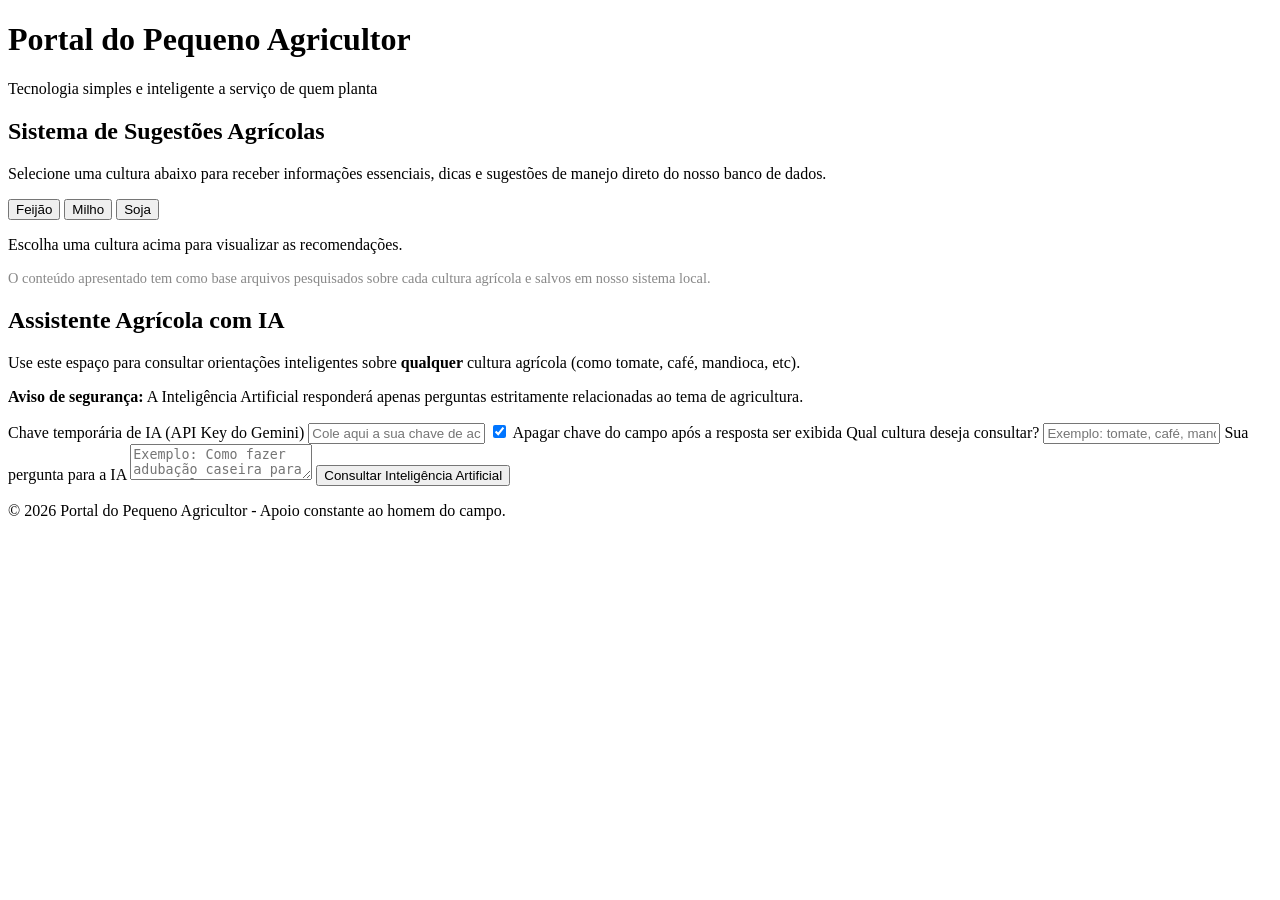
<file: index.html>
<!DOCTYPE html>
<html lang="pt-br">
<head>
    <meta charset="UTF-8">
    <meta name="viewport" content="width=device-width, initial-scale=1.0">
    <title>Portal do Pequeno Agricultor - Sugestões e IA</title>
</head>
<body>

<header>
    <h1>Portal do Pequeno Agricultor</h1>
    <p>Tecnologia simples e inteligente a serviço de quem planta</p>
</header>

<main class="container">
    <h2>Sistema de Sugestões Agrícolas</h2>
    <p class="descricao">
        Selecione uma cultura abaixo para receber informações essenciais, dicas e sugestões de manejo direto do nosso banco de dados.
    </p>

    <!-- Seção de botões para carregar culturas -->
    <section class="opcoes">
        <button type="button" onclick="carregarCultura('feijao')">Feijão</button>
        <button type="button" onclick="carregarCultura('milho')">Milho</button>
        <button type="button" onclick="carregarCultura('soja')">Soja</button>
    </section>

    <!-- Painel que exibe a cultura selecionada -->
    <section id="resultado" class="resultado">
        <div class="resultado-placeholder">
            <p>Escolha uma cultura acima para visualizar as recomendações.</p>
            <p style="font-size: 0.9em; margin-top: 10px; color: #888;">
                O conteúdo apresentado tem como base arquivos pesquisados sobre cada cultura agrícola e salvos em nosso sistema local.
            </p>
        </div>
    </section>

    <!-- Formulário do Assistente Inteligente com IA -->
    <section class="area-ia">
        <h2>Assistente Agrícola com IA</h2>
        <p>
            Use este espaço para consultar orientações inteligentes sobre <strong>qualquer</strong> cultura agrícola (como tomate, café, mandioca, etc).
        </p>

        <p class="aviso-ia">
            <strong>Aviso de segurança:</strong> A Inteligência Artificial responderá apenas perguntas estritamente relacionadas ao tema de agricultura.
        </p>

        <label for="chaveIa">Chave temporária de IA (API Key do Gemini)</label>
        <input 
            type="password" 
            id="chaveIa" 
            placeholder="Cole aqui a sua chave de acesso (API Key)"
            autocomplete="off"
        >

        <label class="opcao-chave">
            <input 
                type="checkbox" 
                id="apagarChaveAposConsulta"
                checked
            >
            Apagar chave do campo após a resposta ser exibida
        </label>

        <label for="culturaIa">Qual cultura deseja consultar?</label>
        <input 
            type="text" 
            id="culturaIa" 
            placeholder="Exemplo: tomate, café, mandioca, laranja..."
        >

        <label for="perguntaIa">Sua pergunta para a IA</label>
        <textarea 
            id="perguntaIa" 
            placeholder="Exemplo: Como fazer adubação caseira para essa cultura ou combater pragas comuns?"
        ></textarea>

        <button type="button" id="btnConsultarIa" onclick="consultarIa()">
            Consultar Inteligência Artificial
        </button>

        <div id="respostaIa" class="resposta-ia"></div>
    </section>
</main>

<footer>
    <p>&copy; 2026 Portal do Pequeno Agricultor - Apoio constante ao homem do campo.</p>
</footer>


</body>
</html>
</file>
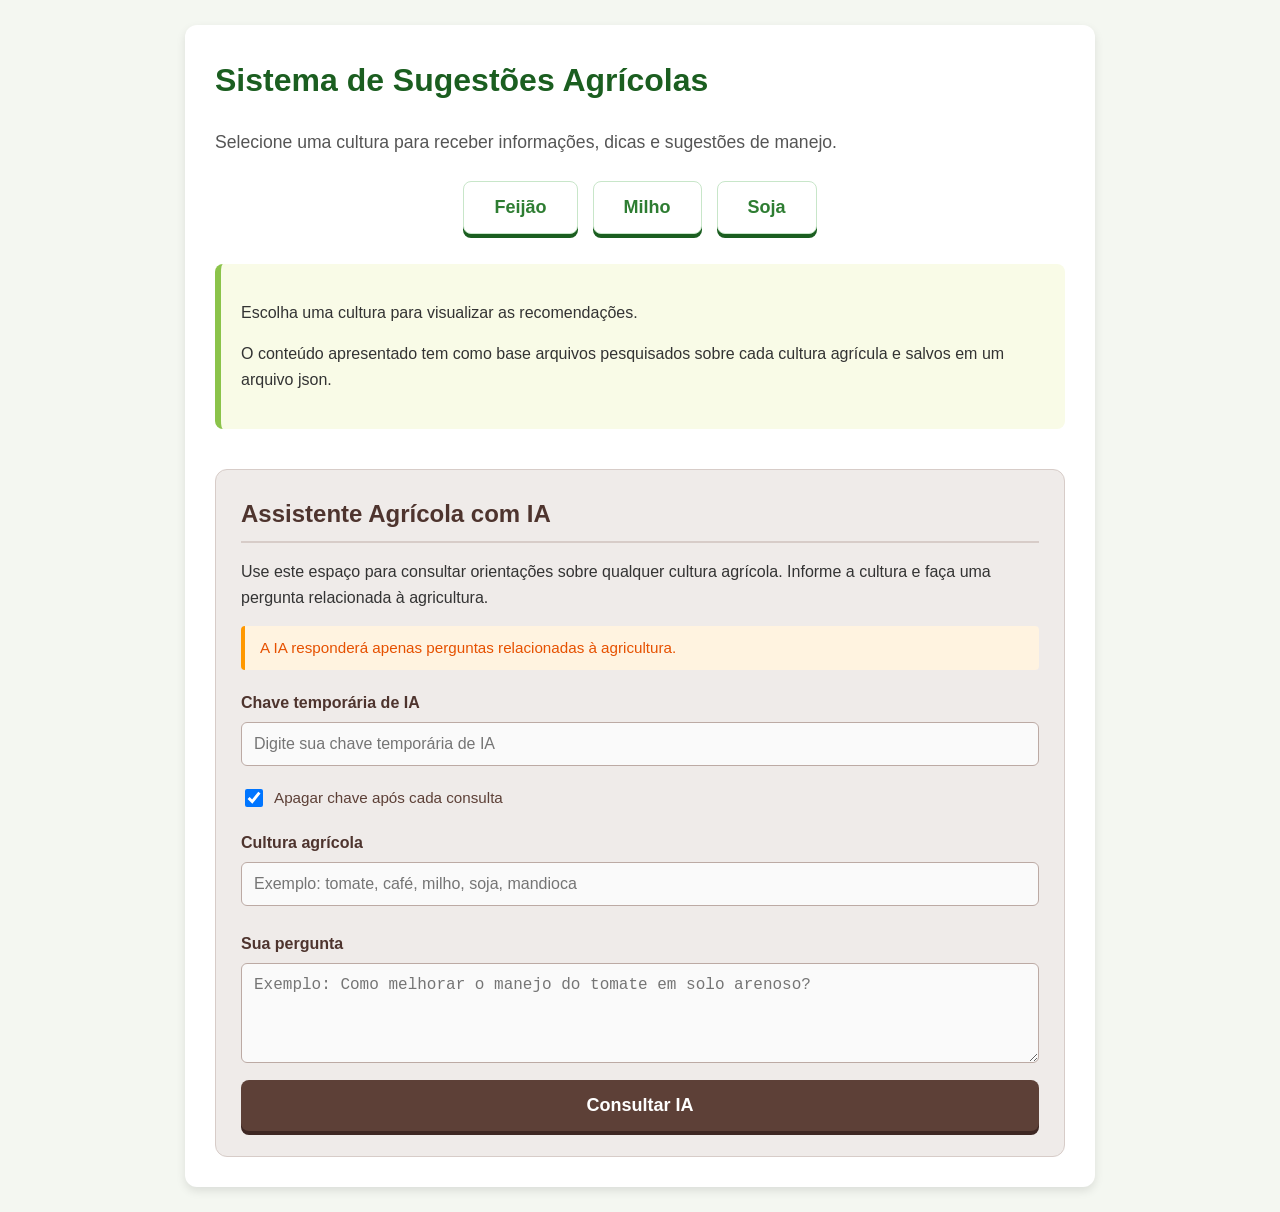
<file: index2.html>
<!DOCTYPE html>
<html lang="pt-BR">
<head>
  <meta charset="UTF-8">

  <meta name="viewport" content="width=device-width, initial-scale=1.0">

  <title>Sistema de Sugestões Agrícolas</title>

  <link rel="stylesheet" href="style.css">
</head>
<body>

  <main class="container">
    <h1>Sistema de Sugestões Agrícolas</h1>

    <p class="descricao">
      Selecione uma cultura para receber informações, dicas e sugestões de manejo. 
    </p>

    <section class="opcoes">
      <button type="button" onclick="carregarCultura('feijao')">
        Feijão
      </button>

      <button type="button" onclick="carregarCultura('milho')">
        Milho
      </button>

      <button type="button" onclick="carregarCultura('soja')">
        Soja
      </button>
    </section>

    <section id="resultado" class="resultado">
      <p>Escolha uma cultura para visualizar as recomendações. </p>
      <p>O conteúdo apresentado tem como base arquivos pesquisados sobre cada cultura agrícula e salvos em um arquivo json.</p>
    </section>

    <section class="area-ia">
      <h2>Assistente Agrícola com IA</h2>

      <p>
        Use este espaço para consultar orientações sobre qualquer cultura agrícola.
        Informe a cultura e faça uma pergunta relacionada à agricultura.
      </p>

      <p class="aviso-ia">
        A IA responderá apenas perguntas relacionadas à agricultura.
      </p>

      <label for="chaveIa">Chave temporária de IA</label>
      <input 
        type="password" 
        id="chaveIa" 
        placeholder="Digite sua chave temporária de IA"
        autocomplete="off"
      >

      <label class="opcao-chave">
        <input 
          type="checkbox" 
          id="apagarChaveAposConsulta"
          checked
        >
        Apagar chave após cada consulta
      </label>

      <label for="culturaIa">Cultura agrícola</label>
      <input 
        type="text" 
        id="culturaIa" 
        placeholder="Exemplo: tomate, café, milho, soja, mandioca"
      >

      <label for="perguntaIa">Sua pergunta</label>
      <textarea 
        id="perguntaIa" 
        placeholder="Exemplo: Como melhorar o manejo do tomate em solo arenoso?"
      ></textarea>

      <button type="button" onclick="consultarIa()">
        Consultar IA
      </button>

      <div id="respostaIa" class="resposta-ia"></div>
    </section>
  </main>

  <script src="script.js"></script>
</body>
</html>
</file>
<file: style.css>
/* Estilos limpos, amigáveis e totalmente responsivos */
        body {
            font-family: Arial, sans-serif;
            line-height: 1.6;
            margin: 0;
            padding: 0;
            background-color: #f4f7f1;
            color: #333;
        }

        header {
            background-color: #2e7d32;
            color: white;
            padding: 30px 20px;
            text-align: center;
        }

        header p {
            margin: 5px 0 0 0;
            font-size: 1.1em;
            opacity: 0.9;
        }

        .container {
            max-width: 850px;
            margin: 25px auto;
            background: white;
            padding: 30px;
            border-radius: 12px;
            box-shadow: 0 4px 10px rgba(0,0,0,0.1);
        }

        h1, h2, h3 {
            color: #1b5e20;
            margin-top: 0;
        }

        .descricao {
            font-size: 1.1em;
            color: #555;
            margin-bottom: 25px;
        }

        /* Seção de Botões de Culturas */
        .opcoes {
            text-align: center;
            margin-bottom: 30px;
            display: flex;
            justify-content: center;
            gap: 15px;
            flex-wrap: wrap;
        }

        /* Botões grandes com animação física realista */
        .opcoes button {
            background-color: #ffffff;
            border: none;
            color: #2e7d32;
            padding: 15px 30px;
            cursor: pointer;
            font-weight: bold;
            border-radius: 8px;
            font-size: 18px;
            transition: transform 0.1s, background-color 0.2s;
            box-shadow: 0 4px 0 #1b5e20;
            border: 1px solid #c8e6c9;
        }

        .opcoes button:hover {
            background-color: #e8f5e9;
        }

        .opcoes button:active {
            transform: translateY(4px);
            box-shadow: 0 0 0 #1b5e20;
        }

        /* Área onde os resultados das culturas aparecem */
        .resultado {
            background-color: #f9fbe7;
            border-left: 6px solid #8bc34a;
            padding: 20px;
            border-radius: 8px;
            margin-bottom: 40px;
            min-height: 100px;
        }

        .resultado-placeholder {
            color: #666;
            font-style: italic;
        }

        /* Estilo das imagens dentro do resultado */
        .cultura-imagem {
            width: 100%;
            height: 300px;
            overflow: hidden;
            border-radius: 8px;
            margin-bottom: 20px;
            border: 3px solid #d4e157;
        }

        .cultura-imagem img {
            width: 100%;
            height: 100%;
            object-fit: cover;
        }

        .resultado ul {
            padding-left: 20px;
            margin: 15px 0 0 0;
        }

        .resultado li {
            margin-bottom: 12px;
            font-size: 1.05em;
        }

        /* Área do Assistente Inteligente IA */
        .area-ia {
            background-color: #efebe9;
            border: 1px solid #d7ccc8;
            padding: 25px;
            border-radius: 12px;
            margin-top: 30px;
        }

        .area-ia h2 {
            color: #4e342e;
            border-bottom: 2px solid #d7ccc8;
            padding-bottom: 8px;
            margin-bottom: 15px;
        }

        .aviso-ia {
            background-color: #fff3e0;
            border-left: 4px solid #ff9800;
            padding: 10px 15px;
            font-size: 0.95em;
            color: #e65100;
            border-radius: 4px;
            margin-bottom: 20px;
        }

        /* Campos de Entrada de dados (Formulário) */
        label {
            display: block;
            font-weight: bold;
            margin-top: 15px;
            margin-bottom: 6px;
            color: #4e342e;
        }

        input[type="text"],
        input[type="password"],
        textarea {
            width: 100%;
            padding: 12px;
            border: 1px solid #bcaaa4;
            border-radius: 6px;
            box-sizing: border-box;
            font-size: 16px;
            background-color: #fafafa;
            margin-bottom: 10px;
        }

        input[type="text"]:focus,
        input[type="password"]:focus,
        textarea:focus {
            outline: none;
            border-color: #8d6e63;
            background-color: #ffffff;
        }

        textarea {
            height: 100px;
            resize: vertical;
        }

        .opcao-chave {
            display: flex;
            align-items: center;
            gap: 8px;
            cursor: pointer;
            margin: 10px 0 20px 0;
            font-weight: normal;
            font-size: 0.95em;
            color: #5d4037;
        }

        .opcao-chave input {
            width: 18px;
            height: 18px;
            cursor: pointer;
        }

        /* Botão Consultar IA */
        .area-ia button {
            background-color: #5d4037;
            color: white;
            border: none;
            padding: 15px 30px;
            font-size: 18px;
            font-weight: bold;
            border-radius: 8px;
            cursor: pointer;
            width: 100%;
            box-shadow: 0 4px 0 #3e2723;
            transition: transform 0.1s, background-color 0.2s;
        }

        .area-ia button:hover {
            background-color: #4e342e;
        }

        .area-ia button:active {
            transform: translateY(4px);
            box-shadow: 0 0 0 #3e2723;
        }

        /* Bloco de Resposta da IA */
        .resposta-ia {
            margin-top: 25px;
            padding: 20px;
            background-color: #ffffff;
            border-radius: 8px;
            border: 1px solid #d7ccc8;
            min-height: 50px;
            display: none;
            font-size: 1.05em;
            white-space: pre-wrap; /* Mantém as quebras de linha que a IA enviar */
        }

        /* Alerta de erro personalizado (evita o uso de alert) */
        .mensagem-erro {
            background-color: #ffebee;
            color: #c62828;
            border: 1px solid #ffcdd2;
            padding: 15px;
            border-radius: 6px;
            margin-top: 15px;
            font-weight: bold;
        }

        /* Efeito de Carregando */
        .carregando {
            display: inline-block;
            width: 20px;
            height: 20px;
            border: 3px solid rgba(0,0,0,0.1);
            border-radius: 50%;
            border-top-color: #5d4037;
            animation: rodar 1s ease-in-out infinite;
            margin-right: 10px;
            vertical-align: middle;
        }

        @keyframes rodar {
            to { transform: rotate(360deg); }
        }

        footer {
            text-align: center;
            padding: 30px 20px;
            font-size: 0.95em;
            color: #666;
            background-color: #eaeaea;
            margin-top: 50px;
        }

        /* Adaptável para celulares e tablets */
        @media (max-width: 600px) {
            .opcoes {
                flex-direction: column;
                gap: 10px;
            }
            .opcoes button {
                width: 100%;
                margin: 0;
            }
        }
</file>
